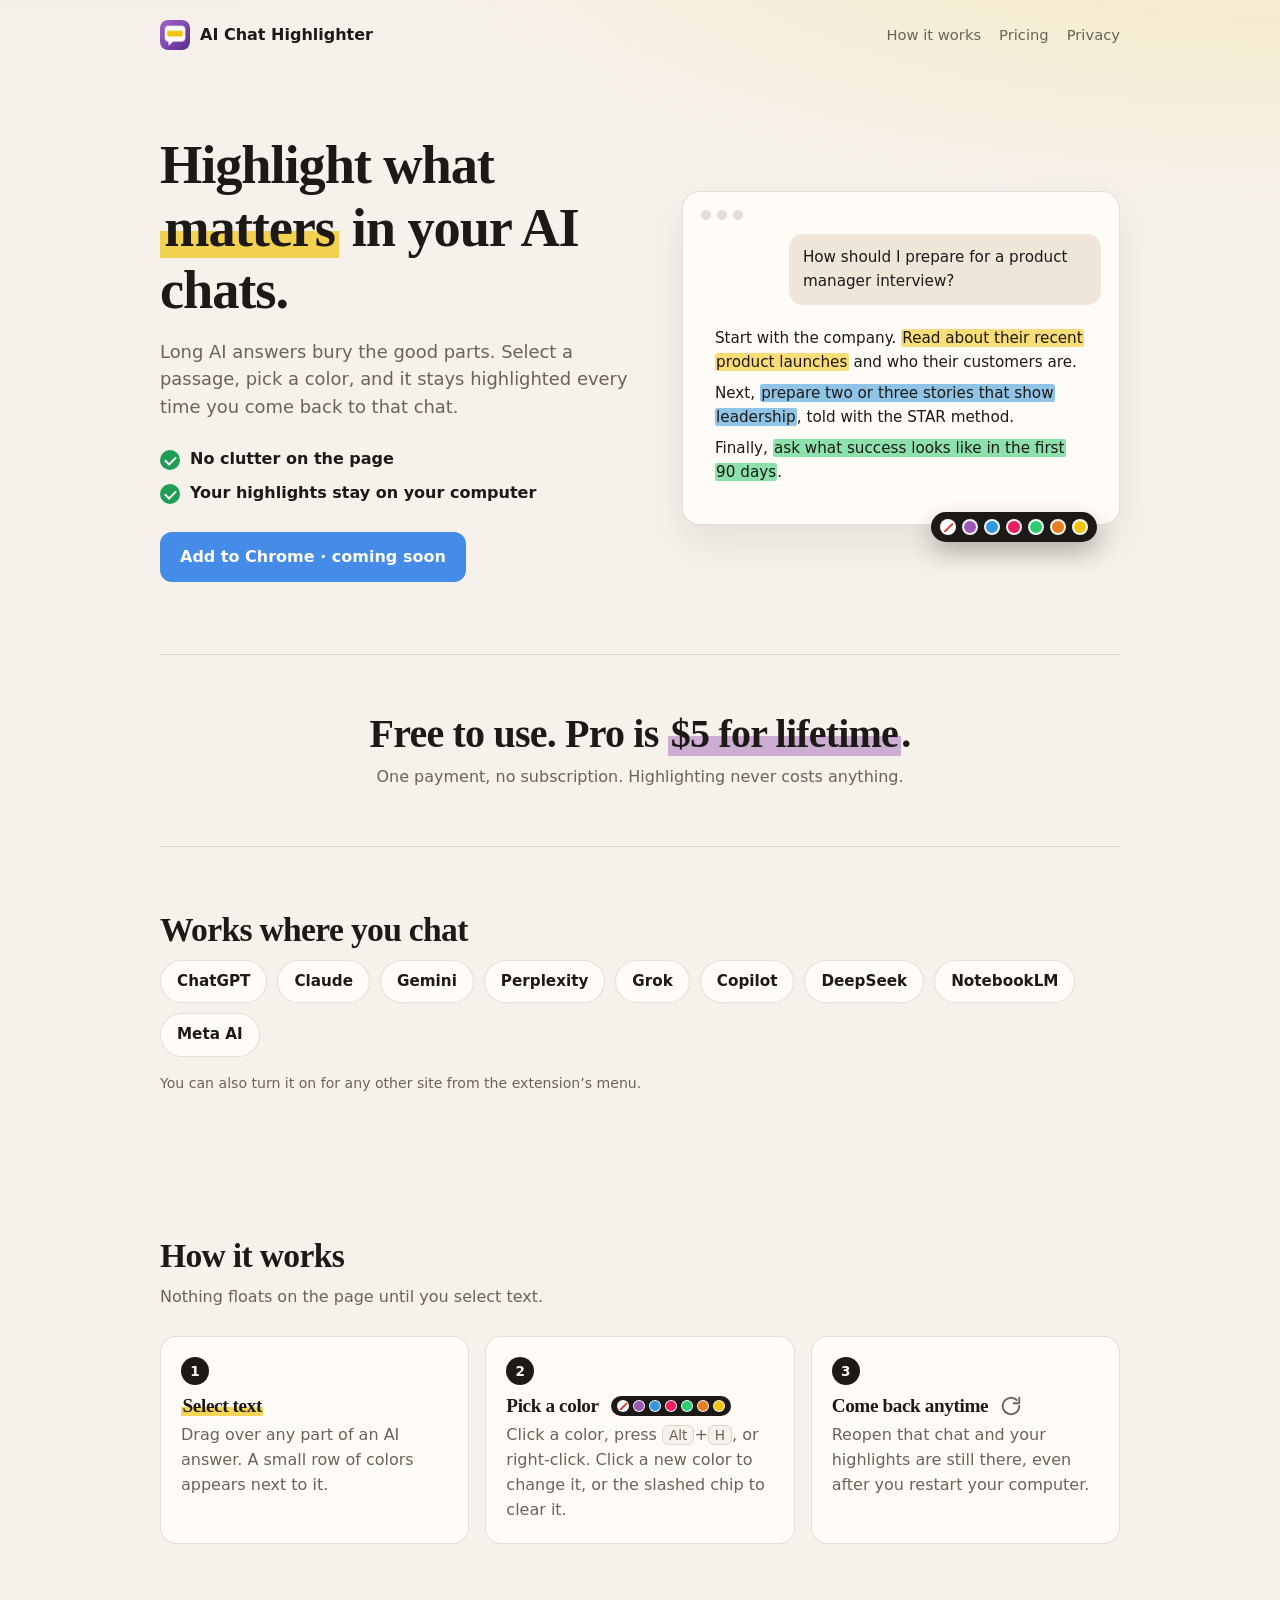
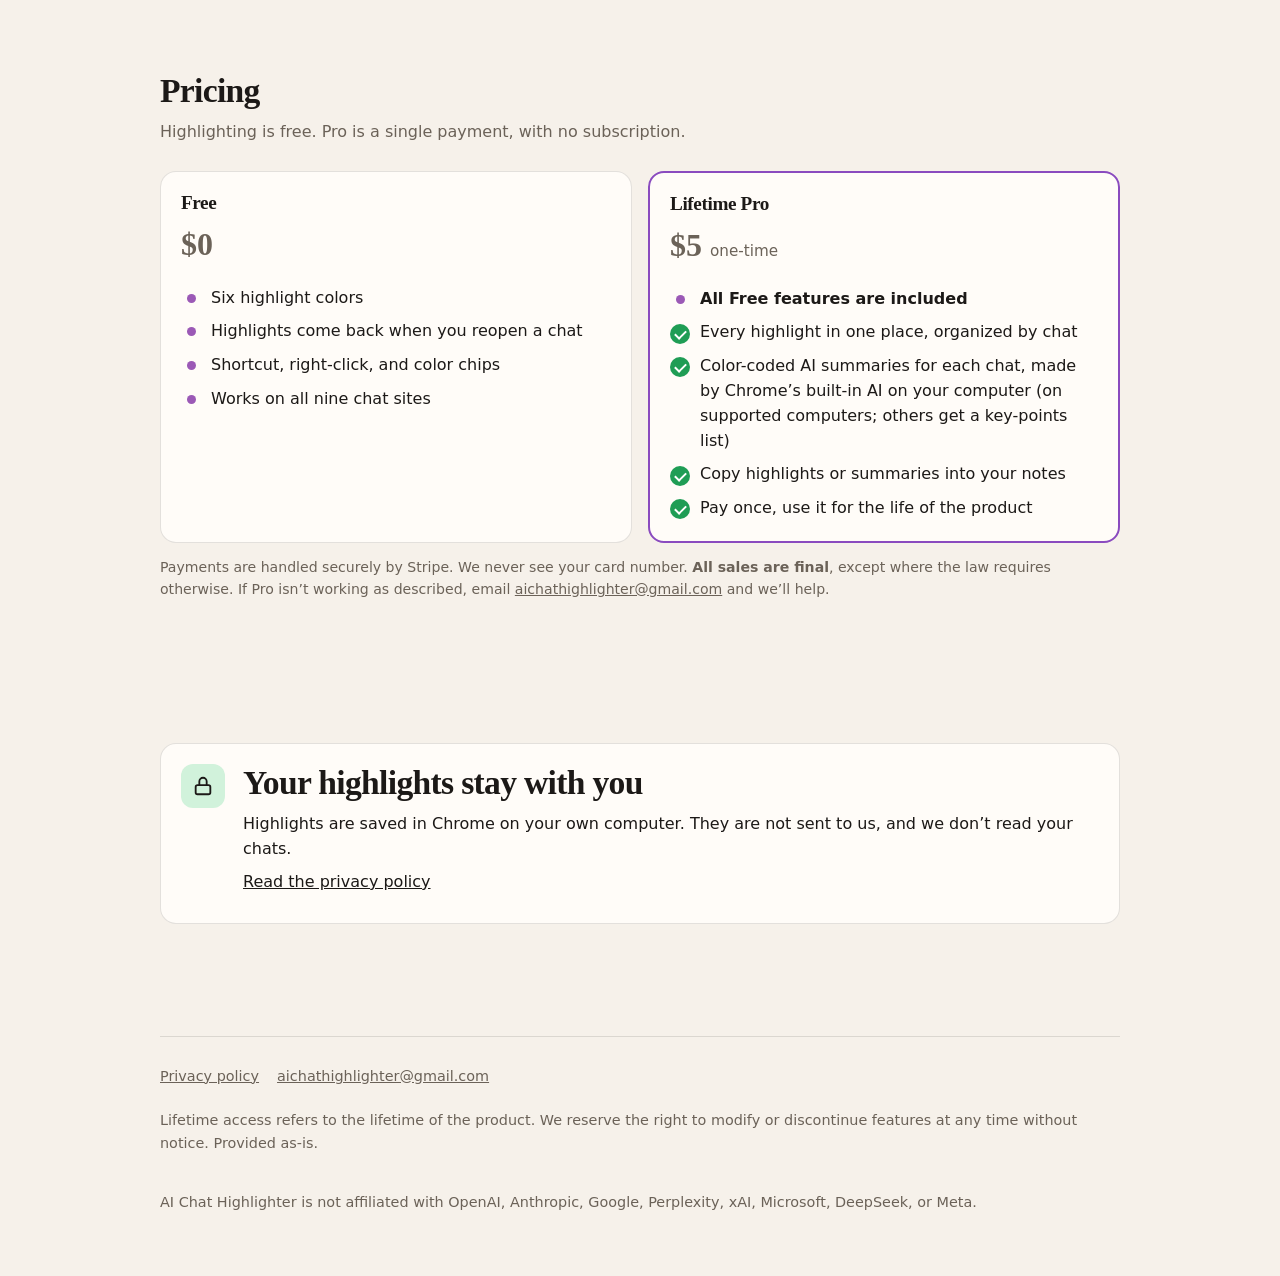
<file: index.html>
<!DOCTYPE html>
<html lang="en">
  <head>
    <meta charset="UTF-8" />
    <meta name="viewport" content="width=device-width, initial-scale=1" />
    <meta name="color-scheme" content="light" />
    <title>AI Chat Highlighter</title>
    <meta name="description" content="Highlight the important parts of your AI chats in ChatGPT, Claude, Gemini, Perplexity, and more. Highlights stay on your computer." />
    <link rel="icon" href="favicon.png" />
    <link rel="stylesheet" href="style.css" />
  </head>
  <body>
    <div class="wrap">
      <header class="site-header">
        <a class="brand" href="./">
          <img src="icon.png" alt="" width="30" height="30" />
          AI Chat Highlighter
        </a>
        <nav class="nav" aria-label="Sections">
          <a href="#how">How it works</a>
          <a href="#pricing">Pricing</a>
          <a href="privacy.html">Privacy</a>
        </nav>
      </header>

      <main>
        <div class="hero">
          <div>
            <h1>Highlight what <span class="hl">matters</span> in your AI chats.</h1>
            <p class="lede">
              Long AI answers bury the good parts. Select a passage, pick a color, and it stays highlighted
              every time you come back to that chat.
            </p>
            <ul class="ticks hero-ticks">
              <li>No clutter on the page</li>
              <li>Your highlights stay on your computer</li>
            </ul>
            <div class="cta-row">
              <!-- After Chrome Web Store approval: set href to the listing URL and remove aria-disabled. -->
              <a class="btn" id="chrome-link" href="#pricing" aria-disabled="true">Add to Chrome · coming soon</a>
            </div>
          </div>

          <div class="demo" aria-hidden="true">
            <div class="demo-bar"><span></span><span></span><span></span></div>
            <p class="bubble user">How should I prepare for a product manager interview?</p>
            <div class="bubble ai">
              <p>Start with the company. <mark style="--c: var(--yellow)">Read about their recent product launches</mark> and who their customers are.</p>
              <p>Next, <mark style="--c: var(--blue)">prepare two or three stories that show leadership</mark>, told with the STAR method.</p>
              <p>Finally, <mark style="--c: var(--green)">ask what success looks like in the first 90 days</mark>.</p>
            </div>
            <div class="chips">
              <i class="none"></i>
              <i style="--c: var(--purple)"></i>
              <i style="--c: var(--blue)"></i>
              <i style="--c: var(--pink)"></i>
              <i style="--c: var(--green)"></i>
              <i style="--c: var(--orange)"></i>
              <i style="--c: var(--yellow)"></i>
            </div>
          </div>
        </div>

        <section class="offer" aria-labelledby="offer-title">
          <h2 class="offer-title" id="offer-title">Free to use. Pro is <span class="hl">$5 for lifetime</span>.</h2>
          <p class="section-lede">One payment, no subscription. Highlighting never costs anything.</p>
        </section>

        <section aria-labelledby="sites-title">
          <h2 class="section-title" id="sites-title">Works where you chat</h2>
          <ul class="sites">
            <li>ChatGPT</li>
            <li>Claude</li>
            <li>Gemini</li>
            <li>Perplexity</li>
            <li>Grok</li>
            <li>Copilot</li>
            <li>DeepSeek</li>
            <li>NotebookLM</li>
            <li>Meta AI</li>
          </ul>
          <p class="fine">You can also turn it on for any other site from the extension’s menu.</p>
        </section>

        <section id="how" aria-labelledby="how-title">
          <h2 class="section-title" id="how-title">How it works</h2>
          <p class="section-lede">Nothing floats on the page until you select text.</p>
          <ol class="steps">
            <li class="card">
              <h3><span class="hl">Select text</span></h3>
              <p>Drag over any part of an AI answer. A small row of colors appears next to it.</p>
            </li>
            <li class="card">
              <div class="step-head">
                <h3>Pick a color</h3>
                <span class="mini-chips" aria-hidden="true">
                  <i class="none"></i>
                  <i style="--c: var(--purple)"></i>
                  <i style="--c: var(--blue)"></i>
                  <i style="--c: var(--pink)"></i>
                  <i style="--c: var(--green)"></i>
                  <i style="--c: var(--orange)"></i>
                  <i style="--c: var(--yellow)"></i>
                </span>
              </div>
              <p>Click a color, press <kbd>Alt</kbd>+<kbd>H</kbd>, or right-click. Click a new color to change it, or the slashed chip to clear it.</p>
            </li>
            <li class="card">
              <div class="step-head">
                <h3>Come back anytime</h3>
                <svg class="step-icon" aria-hidden="true" width="22" height="22" viewBox="0 0 24 24" fill="none" stroke="currentColor" stroke-width="2" stroke-linecap="round" stroke-linejoin="round"><path d="M21 12a9 9 0 1 1-2.64-6.36"/><path d="M21 3v6h-6"/></svg>
              </div>
              <p>Reopen that chat and your highlights are still there, even after you restart your computer.</p>
            </li>
          </ol>
        </section>

        <section id="pricing" aria-labelledby="pricing-title">
          <h2 class="section-title" id="pricing-title">Pricing</h2>
          <p class="section-lede">Highlighting is free. Pro is a single payment, with no subscription.</p>
          <div class="plans">
            <div class="card plan">
              <h3>Free</h3>
              <p class="price">$0</p>
              <ul class="ticks dots">
                <li>Six highlight colors</li>
                <li>Highlights come back when you reopen a chat</li>
                <li>Shortcut, right-click, and color chips</li>
                <li>Works on all nine chat sites</li>
              </ul>
            </div>
            <div class="card plan pro">
              <h3>Lifetime Pro</h3>
              <p class="price">$5 <small>one-time</small></p>
              <ul class="ticks">
                <li class="dot"><strong>All Free features are included</strong></li>
                <li>Every highlight in one place, organized by chat</li>
                <li>Color-coded AI summaries for each chat, made by Chrome’s built-in AI on your computer (on supported computers; others get a key-points list)</li>
                <li>Copy highlights or summaries into your notes</li>
                <li>Pay once, use it for the life of the product</li>
              </ul>
            </div>
          </div>
          <p class="fine">
            Payments are handled securely by Stripe. We never see your card number.
            <strong>All sales are final</strong>, except where the law requires otherwise.
            If Pro isn’t working as described, email <a href="mailto:aichathighlighter@gmail.com">aichathighlighter@gmail.com</a> and we’ll help.
          </p>
        </section>

        <section aria-labelledby="privacy-title">
          <div class="card privacy-band">
            <div class="lock" aria-hidden="true">
              <svg width="22" height="22" viewBox="0 0 24 24" fill="none" stroke="currentColor" stroke-width="2" stroke-linecap="round" stroke-linejoin="round"><rect x="4" y="11" width="16" height="10" rx="2"/><path d="M8 11V7a4 4 0 0 1 8 0v4"/></svg>
            </div>
            <div>
              <h2 class="section-title" id="privacy-title">Your highlights stay with you</h2>
              <p>Highlights are saved in Chrome on your own computer. They are not sent to us, and we don’t read your chats.</p>
              <p><a href="privacy.html">Read the privacy policy</a></p>
            </div>
          </div>
        </section>
      </main>

      <footer class="site-footer">
        <nav aria-label="Footer">
          <a href="privacy.html">Privacy policy</a>
          <a href="mailto:aichathighlighter@gmail.com">aichathighlighter@gmail.com</a>
        </nav>
        <p>Lifetime access refers to the lifetime of the product. We reserve the right to modify or discontinue features at any time without notice. Provided as-is.</p>
        <p>AI Chat Highlighter is not affiliated with OpenAI, Anthropic, Google, Perplexity, xAI, Microsoft, DeepSeek, or Meta.</p>
      </footer>
    </div>
  </body>
</html>
</file>
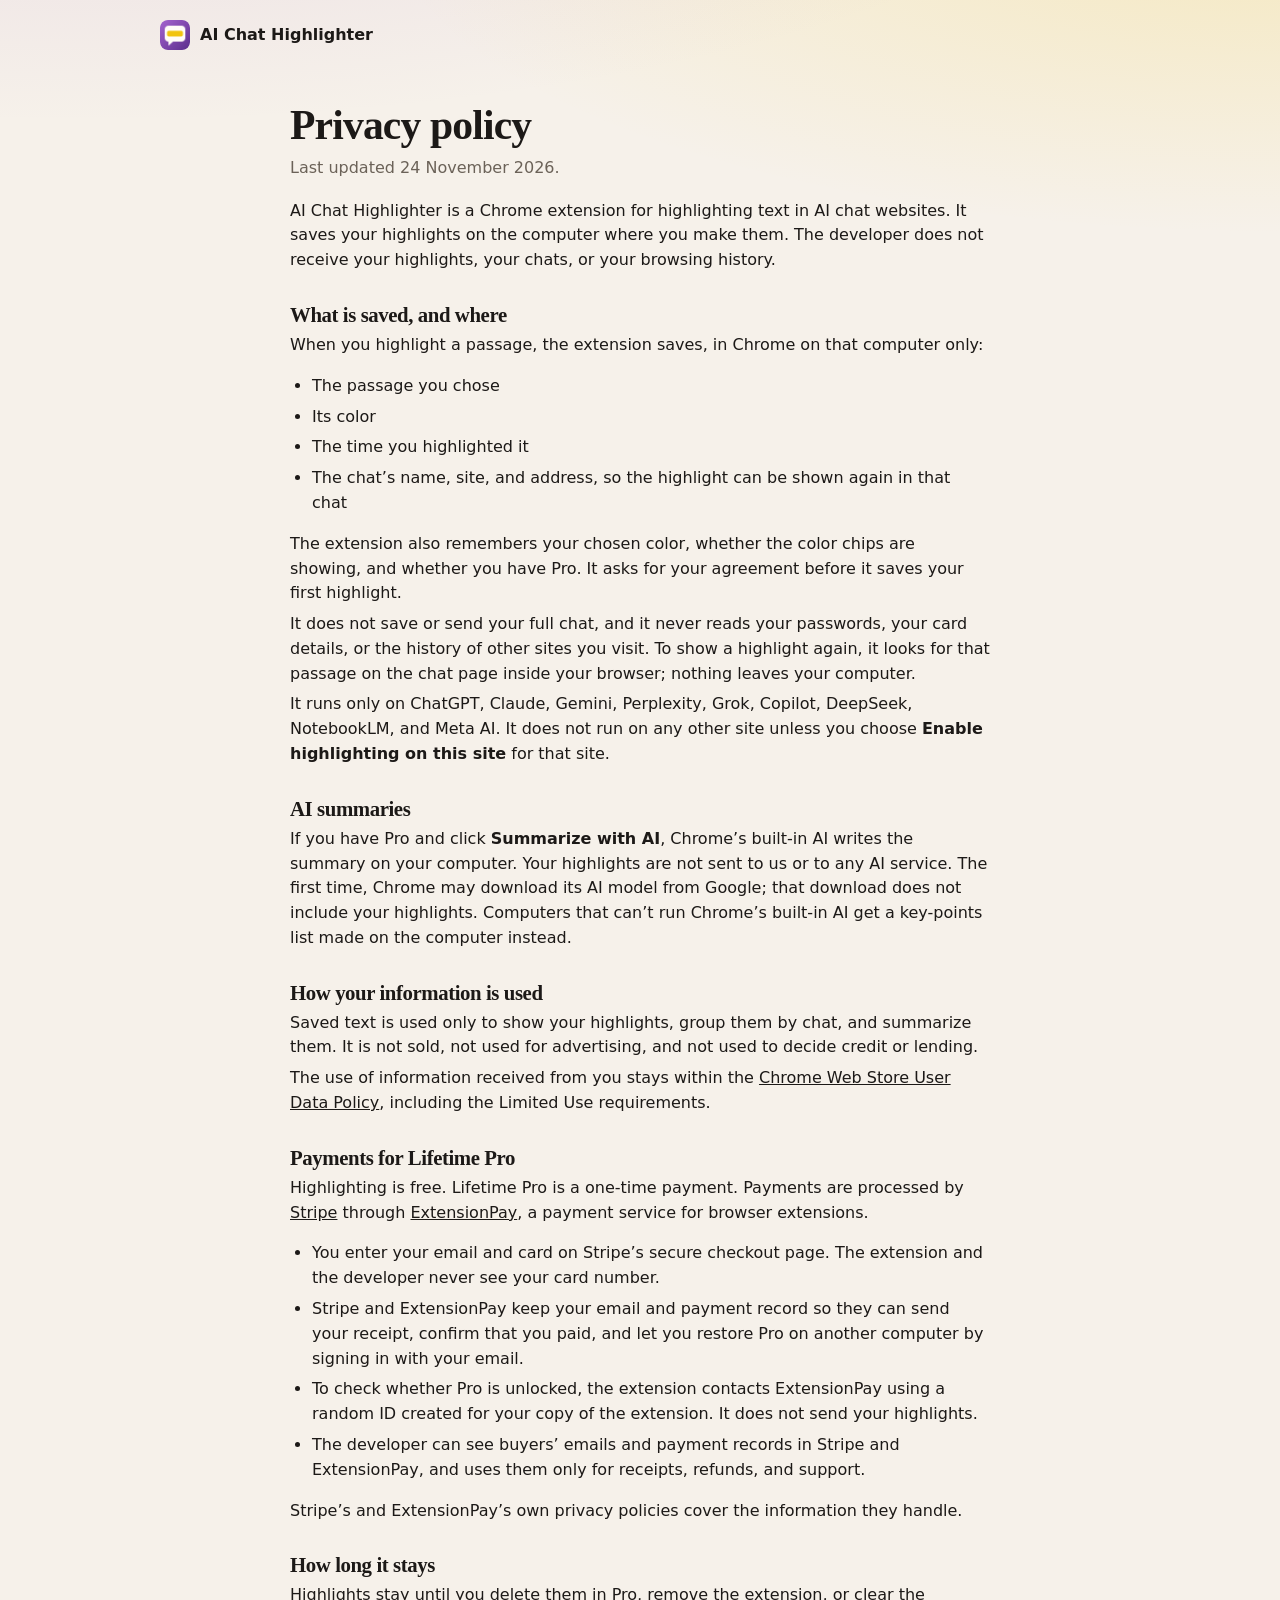
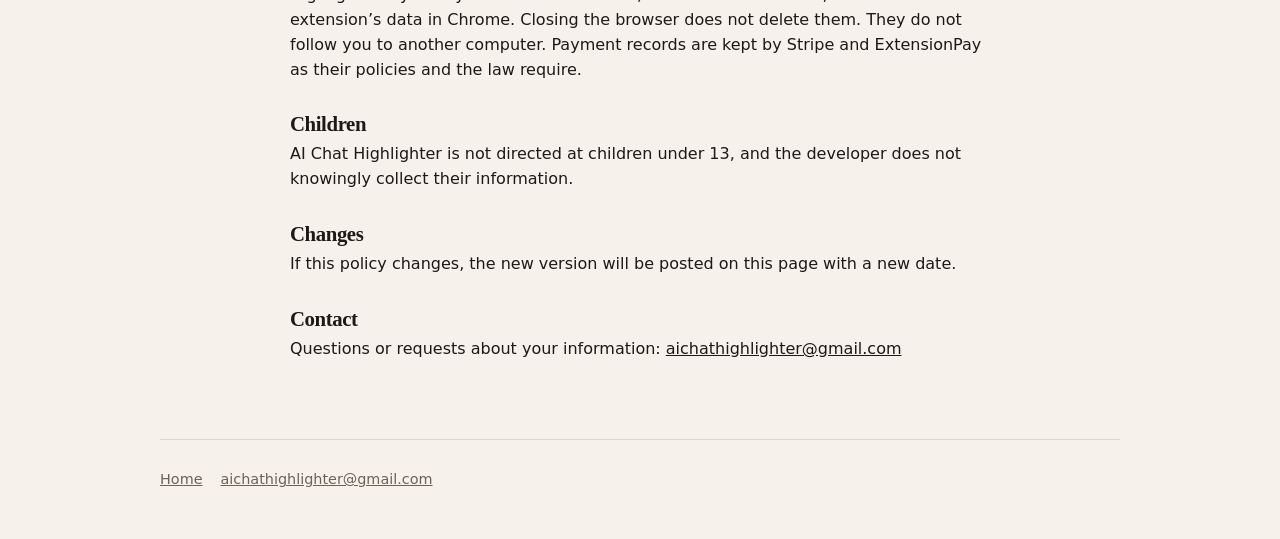
<file: privacy.html>
<!DOCTYPE html>
<html lang="en">
  <head>
    <meta charset="UTF-8" />
    <meta name="viewport" content="width=device-width, initial-scale=1" />
    <meta name="color-scheme" content="light" />
    <title>Privacy policy · AI Chat Highlighter</title>
    <meta name="description" content="How AI Chat Highlighter handles your highlights and payments." />
    <link rel="icon" href="favicon.png" />
    <link rel="stylesheet" href="style.css" />
  </head>
  <body>
    <div class="wrap">
      <header class="site-header">
        <a class="brand" href="./">
          <img src="icon.png" alt="" width="30" height="30" />
          AI Chat Highlighter
        </a>
      </header>
    </div>

    <main class="doc">
      <h1>Privacy policy</h1>
      <p class="updated">Last updated 24 November 2026.</p>

      <p>
        AI Chat Highlighter is a Chrome extension for highlighting text in AI chat websites.
        It saves your highlights on the computer where you make them. The developer does not receive your highlights,
        your chats, or your browsing history.
      </p>

      <h2>What is saved, and where</h2>
      <p>When you highlight a passage, the extension saves, in Chrome on that computer only:</p>
      <ul>
        <li>The passage you chose</li>
        <li>Its color</li>
        <li>The time you highlighted it</li>
        <li>The chat’s name, site, and address, so the highlight can be shown again in that chat</li>
      </ul>
      <p>
        The extension also remembers your chosen color, whether the color chips are showing, and whether you have Pro.
        It asks for your agreement before it saves your first highlight.
      </p>
      <p>
        It does not save or send your full chat, and it never reads your passwords, your card details, or the history of
        other sites you visit. To show a highlight again, it looks for that passage on the chat page inside your browser;
        nothing leaves your computer.
      </p>
      <p>
        It runs only on ChatGPT, Claude, Gemini, Perplexity, Grok, Copilot, DeepSeek, NotebookLM, and Meta AI.
        It does not run on any other site unless you choose <strong>Enable highlighting on this site</strong> for that site.
      </p>

      <h2>AI summaries</h2>
      <p>
        If you have Pro and click <strong>Summarize with AI</strong>, Chrome’s built-in AI writes the summary on your computer.
        Your highlights are not sent to us or to any AI service. The first time, Chrome may download its AI model from Google;
        that download does not include your highlights. Computers that can’t run Chrome’s built-in AI get a key-points list
        made on the computer instead.
      </p>

      <h2>How your information is used</h2>
      <p>
        Saved text is used only to show your highlights, group them by chat, and summarize them.
        It is not sold, not used for advertising, and not used to decide credit or lending.
      </p>
      <p>
        The use of information received from you stays within the
        <a href="https://developer.chrome.com/docs/webstore/program-policies/user-data">Chrome Web Store User Data Policy</a>,
        including the Limited Use requirements.
      </p>

      <h2>Payments for Lifetime Pro</h2>
      <p>
        Highlighting is free. Lifetime Pro is a one-time payment. Payments are processed by
        <a href="https://stripe.com/privacy">Stripe</a> through <a href="https://extensionpay.com">ExtensionPay</a>,
        a payment service for browser extensions.
      </p>
      <ul>
        <li>You enter your email and card on Stripe’s secure checkout page. The extension and the developer never see your card number.</li>
        <li>Stripe and ExtensionPay keep your email and payment record so they can send your receipt, confirm that you paid, and let you restore Pro on another computer by signing in with your email.</li>
        <li>To check whether Pro is unlocked, the extension contacts ExtensionPay using a random ID created for your copy of the extension. It does not send your highlights.</li>
        <li>The developer can see buyers’ emails and payment records in Stripe and ExtensionPay, and uses them only for receipts, refunds, and support.</li>
      </ul>
      <p>Stripe’s and ExtensionPay’s own privacy policies cover the information they handle.</p>

      <h2>How long it stays</h2>
      <p>
        Highlights stay until you delete them in Pro, remove the extension, or clear the extension’s data in Chrome.
        Closing the browser does not delete them. They do not follow you to another computer.
        Payment records are kept by Stripe and ExtensionPay as their policies and the law require.
      </p>

      <h2>Children</h2>
      <p>AI Chat Highlighter is not directed at children under 13, and the developer does not knowingly collect their information.</p>

      <h2>Changes</h2>
      <p>If this policy changes, the new version will be posted on this page with a new date.</p>

      <h2>Contact</h2>
      <p>
        Questions or requests about your information:
        <a href="mailto:aichathighlighter@gmail.com">aichathighlighter@gmail.com</a>
      </p>
    </main>

    <div class="wrap">
      <footer class="site-footer">
        <nav aria-label="Footer">
          <a href="./">Home</a>
          <a href="mailto:aichathighlighter@gmail.com">aichathighlighter@gmail.com</a>
        </nav>
      </footer>
    </div>
  </body>
</html>
</file>
<file: style.css>
:root {
  --bg: #f6f1ea;
  --bg-deep: #efe6d9;
  --ink: #1c1917;
  --muted: #6b6258;
  --card: #fffcf8;
  --line: rgba(28, 25, 23, 0.12);
  --shadow: 0 18px 40px rgba(28, 25, 23, 0.08);
  --btn-ink: #faf6f1;
  --purple: #9b59b6;
  --blue: #3498db;
  --pink: #e91e63;
  --green: #2ecc71;
  --orange: #e67e22;
  --yellow: #f1c40f;
  --google-blue: #1a73e8;
  --logo-purple: #8a4bbf;
  --tick: #1f9d55;
  --serif: "Iowan Old Style", "Palatino Linotype", Palatino, "Times New Roman", serif;
  --ui: ui-sans-serif, system-ui, -apple-system, "Segoe UI", sans-serif;
  color-scheme: light;
}

/* The site is always light, even when the visitor’s computer uses dark mode. */

* { box-sizing: border-box; }

html { -webkit-text-size-adjust: 100%; }

body {
  margin: 0;
  color: var(--ink);
  background:
    radial-gradient(1100px 380px at 8% -12%, color-mix(in srgb, var(--purple) 16%, transparent), transparent),
    radial-gradient(900px 320px at 100% -4%, color-mix(in srgb, var(--yellow) 20%, transparent), transparent),
    var(--bg);
  font-family: var(--ui);
  line-height: 1.55;
}

a { color: inherit; }

.wrap {
  width: min(960px, calc(100% - 32px));
  margin: 0 auto;
}

/* ---------- Header ---------- */

.site-header {
  display: flex;
  align-items: center;
  justify-content: space-between;
  gap: 12px;
  padding: 20px 0;
}

.brand {
  display: inline-flex;
  align-items: center;
  gap: 10px;
  text-decoration: none;
  font-weight: 650;
}

.brand img { border-radius: 8px; }

.nav {
  display: flex;
  gap: 18px;
  font-size: 0.92rem;
  color: var(--muted);
}

.nav a { text-decoration: none; }
.nav a:hover { color: var(--ink); }

/* ---------- Hero ---------- */

.hero {
  padding: 64px 0 72px;
  display: grid;
  gap: 40px;
  grid-template-columns: 1.1fr 1fr;
  align-items: center;
}

h1, h2, h3 {
  font-family: var(--serif);
  font-weight: 600;
  letter-spacing: -0.02em;
  line-height: 1.15;
}

h1 {
  font-size: clamp(2.2rem, 5vw, 3.4rem);
  margin: 0 0 16px;
}

.hl {
  background: linear-gradient(transparent 55%, color-mix(in srgb, var(--yellow) 70%, transparent) 55%);
  padding: 0 0.08em;
}

.lede {
  font-size: 1.12rem;
  color: var(--muted);
  margin: 0 0 26px;
  max-width: 34rem;
}

.cta-row {
  display: flex;
  flex-wrap: wrap;
  align-items: center;
  gap: 12px 16px;
}

.btn {
  display: inline-flex;
  align-items: center;
  justify-content: center;
  gap: 8px;
  padding: 13px 20px;
  border-radius: 12px;
  background: var(--ink);
  color: var(--btn-ink);
  font-weight: 650;
  text-decoration: none;
  border: 0;
}

#chrome-link {
  background: var(--google-blue);
  color: #fff;
}

.btn[aria-disabled="true"] {
  opacity: 0.8;
  cursor: default;
}

.cta-note {
  font-size: 0.88rem;
  color: var(--muted);
}

/* Fake chat demo */

.demo {
  background: var(--card);
  border: 1px solid var(--line);
  border-radius: 18px;
  box-shadow: var(--shadow);
  padding: 18px;
  position: relative;
}

.demo-bar {
  display: flex;
  gap: 6px;
  margin-bottom: 14px;
}

.demo-bar span {
  width: 10px;
  height: 10px;
  border-radius: 50%;
  background: var(--line);
}

.bubble {
  border-radius: 14px;
  padding: 12px 14px;
  font-size: 0.95rem;
  margin: 0 0 10px;
}

.bubble.user {
  background: var(--bg-deep);
  margin-left: 22%;
}

.bubble.ai p { margin: 0 0 8px; }
.bubble.ai p:last-child { margin: 0; }

mark {
  color: inherit;
  border-radius: 0.15em;
  padding: 0 0.08em;
  background: color-mix(in srgb, var(--c) 55%, transparent);
  -webkit-box-decoration-break: clone;
  box-decoration-break: clone;
}

.chips {
  position: absolute;
  right: 22px;
  bottom: -18px;
  display: flex;
  gap: 6px;
  padding: 7px 9px;
  background: #1c1917;
  border-radius: 999px;
  box-shadow: 0 10px 24px rgba(28, 25, 23, 0.28);
}

.chips i {
  display: block;
  width: 16px;
  height: 16px;
  border-radius: 50%;
  border: 2px solid rgba(255, 255, 255, 0.9);
  background: var(--c);
}

.chips i.none {
  background: #fff;
  position: relative;
  overflow: hidden;
}

.chips i.none::after {
  content: "";
  position: absolute;
  left: -20%;
  right: -20%;
  top: 50%;
  height: 2px;
  background: #e53935;
  transform: rotate(-45deg);
}

/* ---------- Sections ---------- */

section { padding: 64px 0; }

.section-title {
  font-size: clamp(1.6rem, 3.4vw, 2.1rem);
  margin: 0 0 10px;
}

.section-lede {
  color: var(--muted);
  margin: 0 0 26px;
  max-width: 40rem;
}

.sites {
  display: flex;
  flex-wrap: wrap;
  gap: 10px;
  padding: 0;
  margin: 0 0 16px;
  list-style: none;
}

.sites li {
  padding: 9px 16px;
  border-radius: 999px;
  background: var(--card);
  border: 1px solid var(--line);
  font-size: 0.95rem;
  font-weight: 550;
}

.steps {
  display: grid;
  grid-template-columns: repeat(3, 1fr);
  gap: 16px;
  padding: 0;
  margin: 0;
  list-style: none;
  counter-reset: step;
}

.card {
  background: var(--card);
  border: 1px solid var(--line);
  border-radius: 16px;
  padding: 20px;
}

.steps li { counter-increment: step; }

.steps li::before {
  content: counter(step);
  display: inline-grid;
  place-items: center;
  width: 28px;
  height: 28px;
  border-radius: 50%;
  background: var(--ink);
  color: var(--btn-ink);
  font-weight: 700;
  font-size: 0.85rem;
  margin-bottom: 10px;
}

.steps h3, .plan h3 {
  font-size: 1.2rem;
  margin: 0 0 6px;
}

.steps p, .plan p { margin: 0; color: var(--muted); }

kbd {
  font-family: var(--ui);
  font-size: 0.85em;
  padding: 1px 6px;
  border-radius: 6px;
  border: 1px solid var(--line);
  background: var(--bg);
}

.plans {
  display: grid;
  grid-template-columns: 1fr 1fr;
  gap: 16px;
}

.plan .price {
  font-family: var(--serif);
  font-size: 2rem;
  font-weight: 600;
  margin: 4px 0 2px;
}

.plan .price small {
  font-family: var(--ui);
  font-size: 0.95rem;
  font-weight: 500;
  color: var(--muted);
}

.plan .ticks { margin-top: 16px; }

.plan.pro { border: 2px solid var(--logo-purple); }

/* Tick-mark lists */

.ticks {
  margin: 0;
  padding: 0;
  list-style: none;
  display: grid;
  gap: 9px;
}

.ticks li {
  position: relative;
  padding-left: 30px;
}

.ticks li::before {
  content: "";
  position: absolute;
  left: 0;
  top: 0.2em;
  width: 20px;
  height: 20px;
  border-radius: 50%;
  background: var(--tick-color, var(--tick));
}

.ticks li::after {
  content: "";
  position: absolute;
  left: 7px;
  top: calc(0.2em + 4px);
  width: 5px;
  height: 9px;
  border: solid #fff;
  border-width: 0 2px 2px 0;
  transform: rotate(45deg);
}

/* Purple bullet points (Free list, and the first Pro point) */
.dots li::before,
.ticks li.dot::before {
  left: 6px;
  top: 0.5em;
  width: 9px;
  height: 9px;
  background: var(--purple);
}

.dots li::after,
.ticks li.dot::after { content: none; }

.hero-ticks {
  margin: 0 0 26px;
  font-weight: 550;
}

/* $5 lifetime band */

.offer {
  text-align: center;
  padding: 56px 0;
  border-top: 1px solid var(--line);
  border-bottom: 1px solid var(--line);
}

.offer-title {
  font-size: clamp(1.7rem, 4.2vw, 2.5rem);
  margin: 0 0 8px;
}

.offer .section-lede { margin: 0 auto; }
.offer .hl {
  white-space: nowrap;
  background: linear-gradient(transparent 55%, color-mix(in srgb, var(--purple) 45%, transparent) 55%);
}

/* How-it-works extras */

.step-head {
  display: flex;
  flex-wrap: wrap;
  align-items: center;
  gap: 8px 12px;
  margin-bottom: 6px;
}

.step-head h3 { margin: 0; }

.step-icon { color: var(--muted); }

.mini-chips {
  display: inline-flex;
  gap: 4px;
  padding: 4px 6px;
  background: #1c1917;
  border-radius: 999px;
}

.mini-chips i {
  display: block;
  width: 12px;
  height: 12px;
  border-radius: 50%;
  border: 1.5px solid rgba(255, 255, 255, 0.9);
  background: var(--c);
}

.mini-chips i.none {
  background: #fff;
  position: relative;
  overflow: hidden;
}

.mini-chips i.none::after {
  content: "";
  position: absolute;
  left: -20%;
  right: -20%;
  top: 50%;
  height: 1.5px;
  background: #e53935;
  transform: rotate(-45deg);
}

.fine {
  font-size: 0.88rem;
  color: var(--muted);
}

.privacy-band {
  display: grid;
  grid-template-columns: auto 1fr;
  gap: 18px;
  align-items: start;
}

.privacy-band .lock {
  width: 44px;
  height: 44px;
  border-radius: 12px;
  display: grid;
  place-items: center;
  background: color-mix(in srgb, var(--green) 22%, transparent);
}

.privacy-band p { margin: 0 0 8px; }

/* ---------- Footer ---------- */

.site-footer {
  border-top: 1px solid var(--line);
  margin-top: 48px;
  padding: 28px 0 48px;
  font-size: 0.9rem;
  color: var(--muted);
  display: grid;
  gap: 8px;
}

.site-footer nav {
  display: flex;
  flex-wrap: wrap;
  gap: 8px 18px;
}

/* ---------- Text pages (privacy) ---------- */

.doc {
  width: min(700px, calc(100% - 32px));
  margin: 0 auto;
  padding: 24px 0 24px;
}

.doc h1 { font-size: clamp(2rem, 5vw, 2.6rem); margin: 8px 0 6px; }
.doc h2 { font-size: 1.3rem; margin: 30px 0 6px; }
.doc p, .doc li { margin: 6px 0; }
.doc ul { padding-left: 22px; }
.doc .updated { color: var(--muted); margin: 0 0 18px; }

/* ---------- Phones ---------- */

@media (max-width: 760px) {
  .hero { grid-template-columns: 1fr; padding: 32px 0 56px; gap: 44px; }
  section { padding: 48px 0; }
  .offer { padding: 44px 0; }
  .steps, .plans { grid-template-columns: 1fr; }
  .nav { display: none; }
  .bubble.user { margin-left: 12%; }
}
</file>
